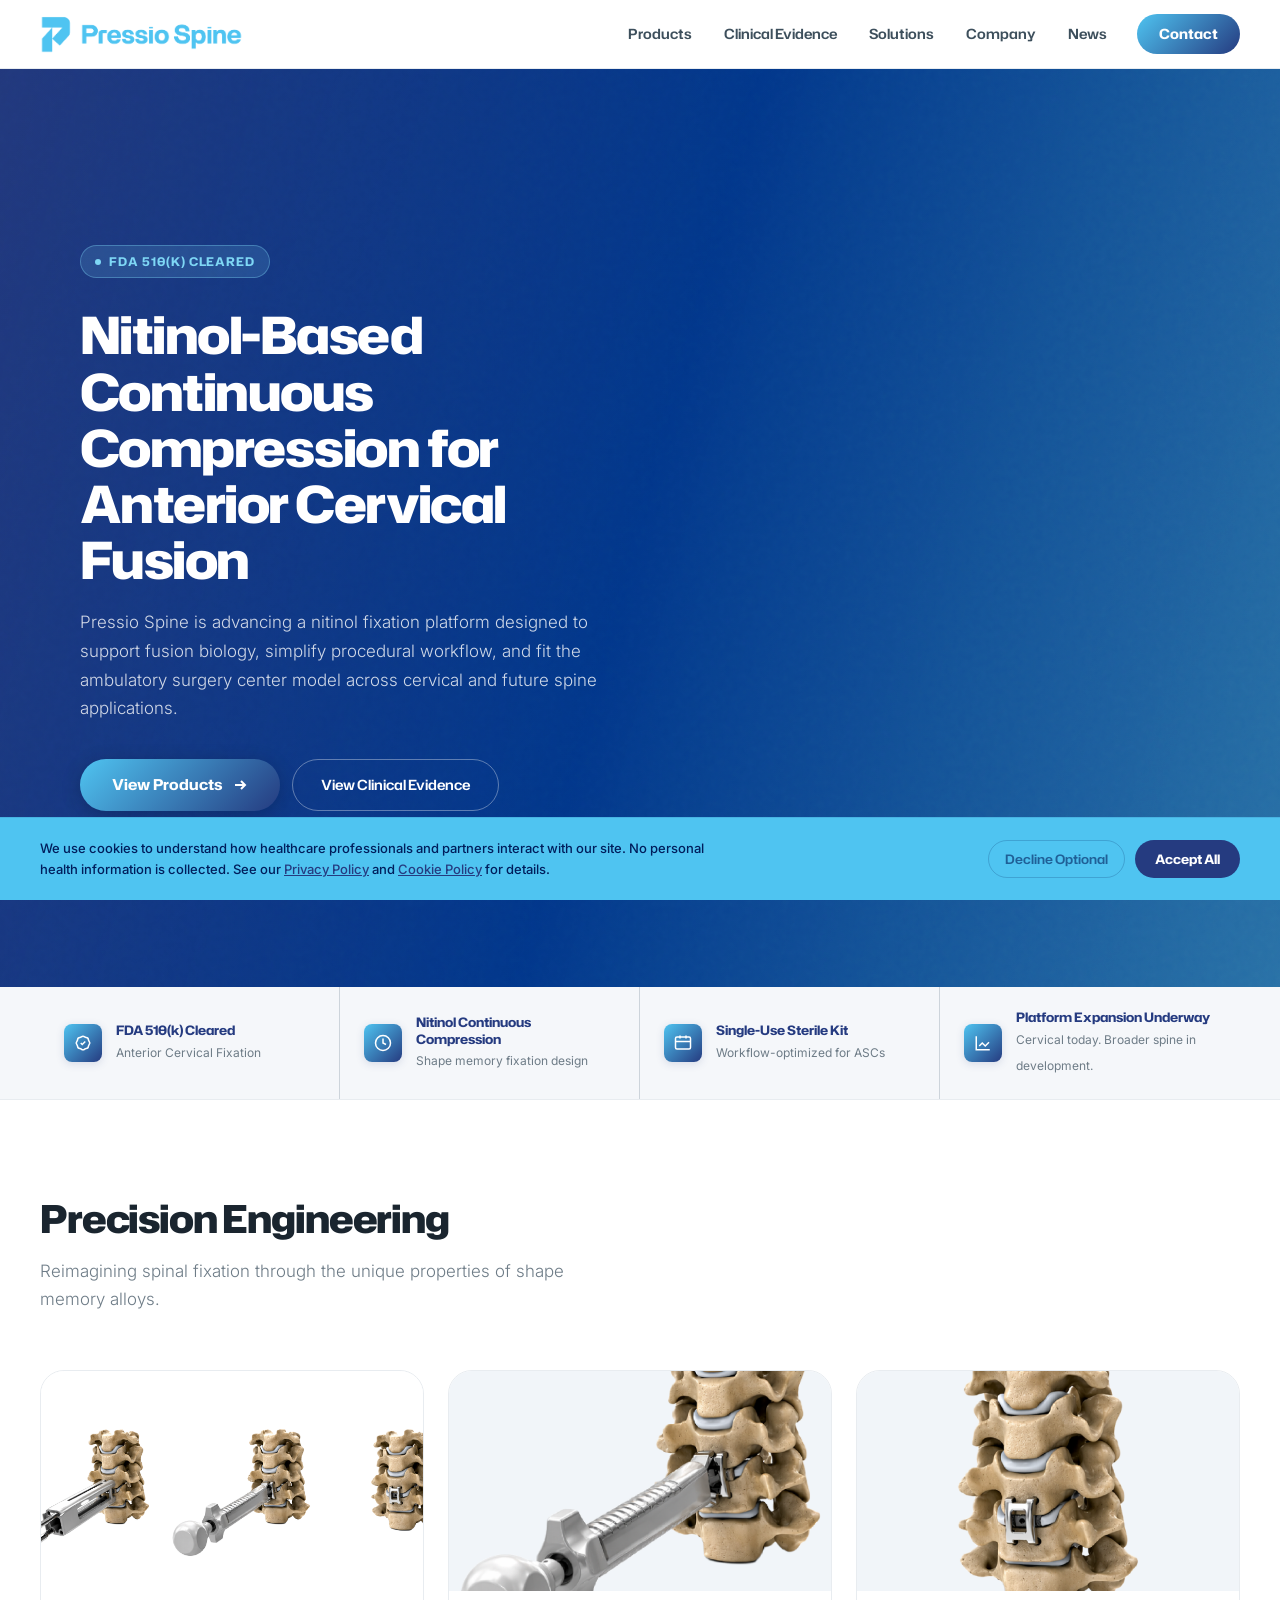
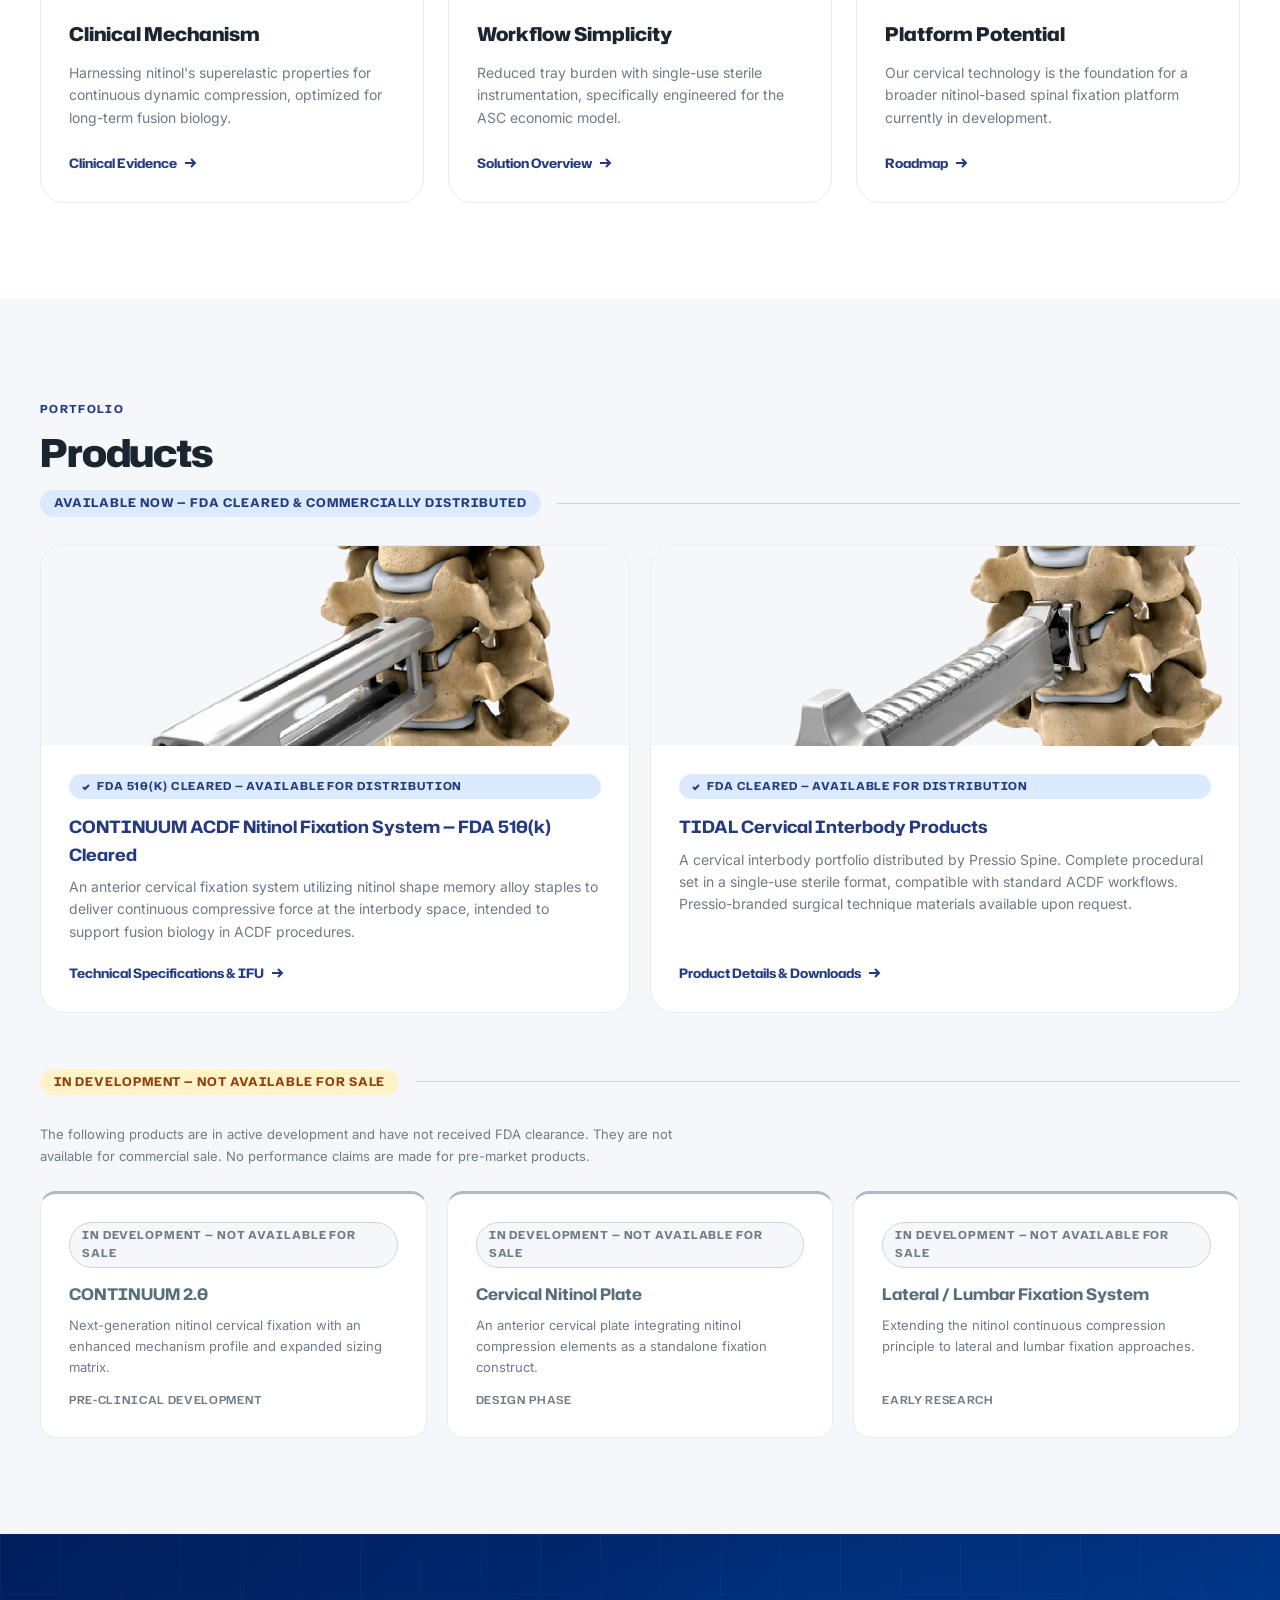
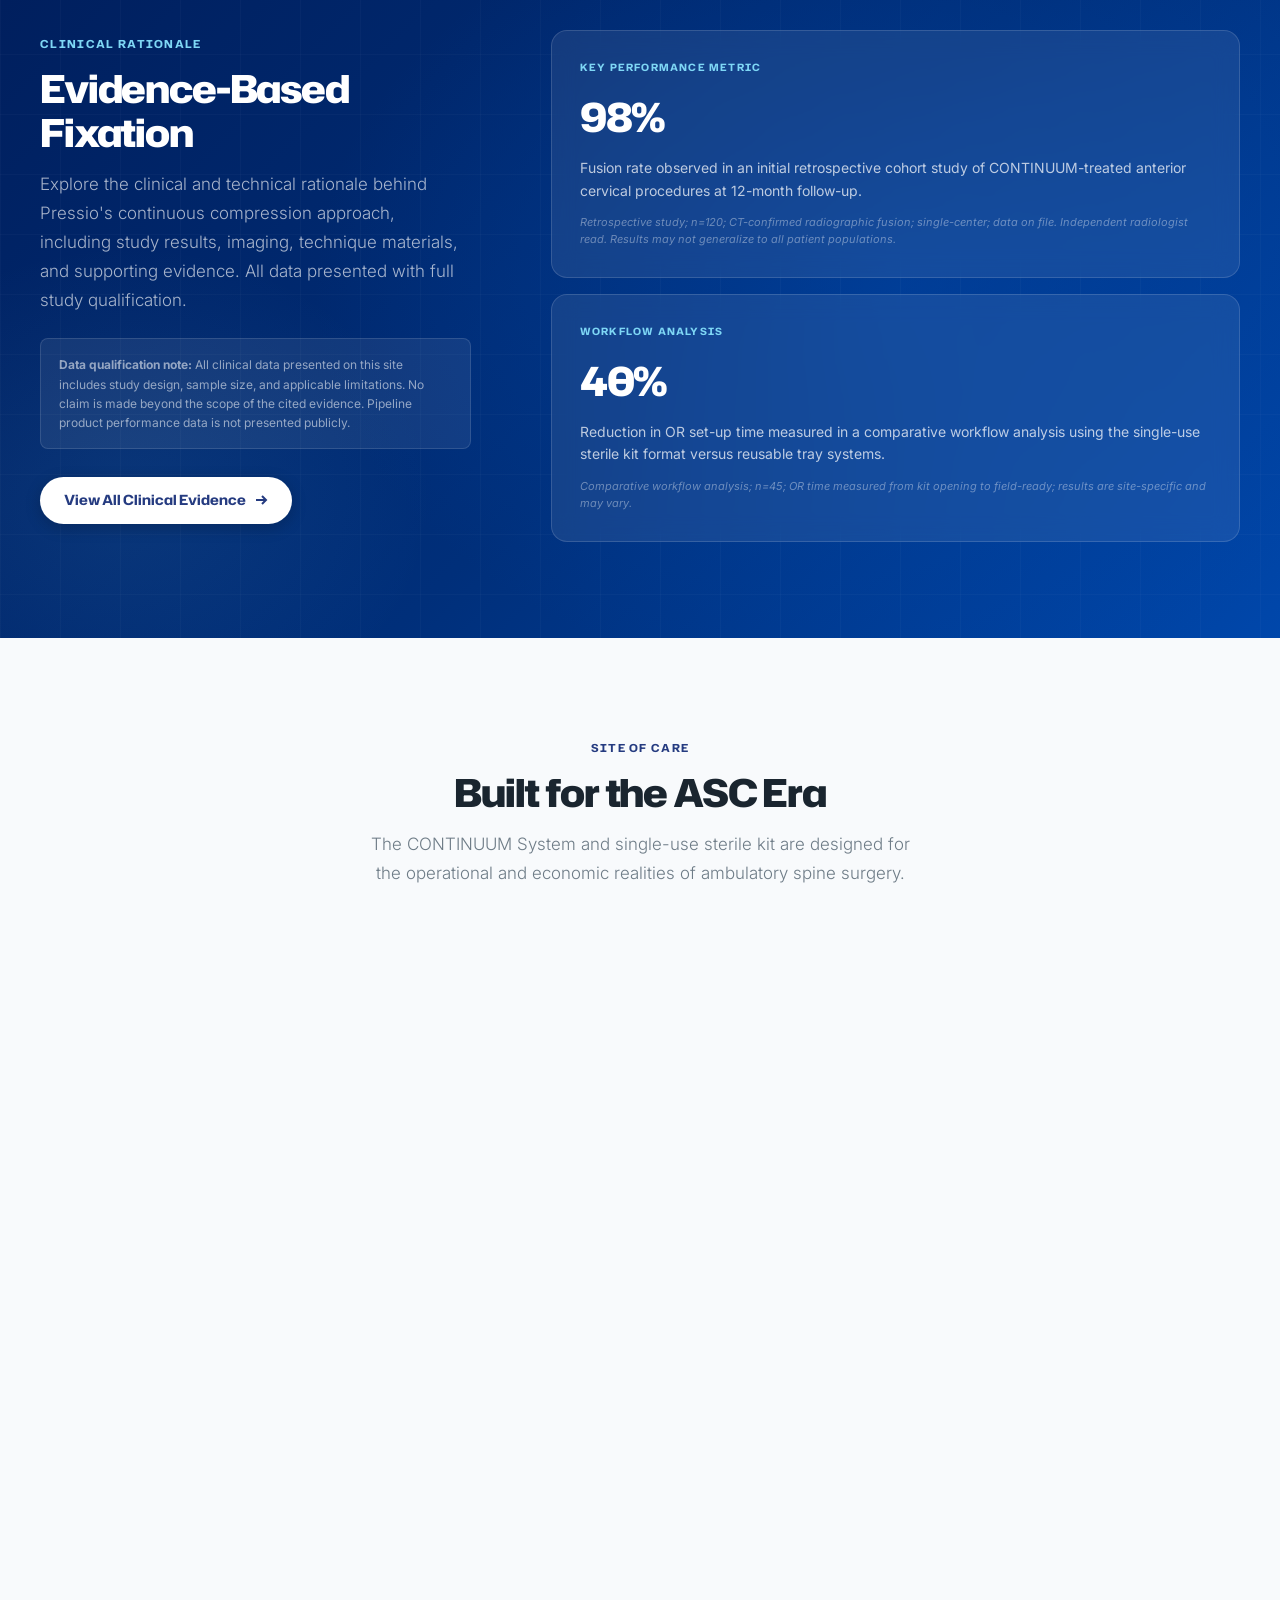
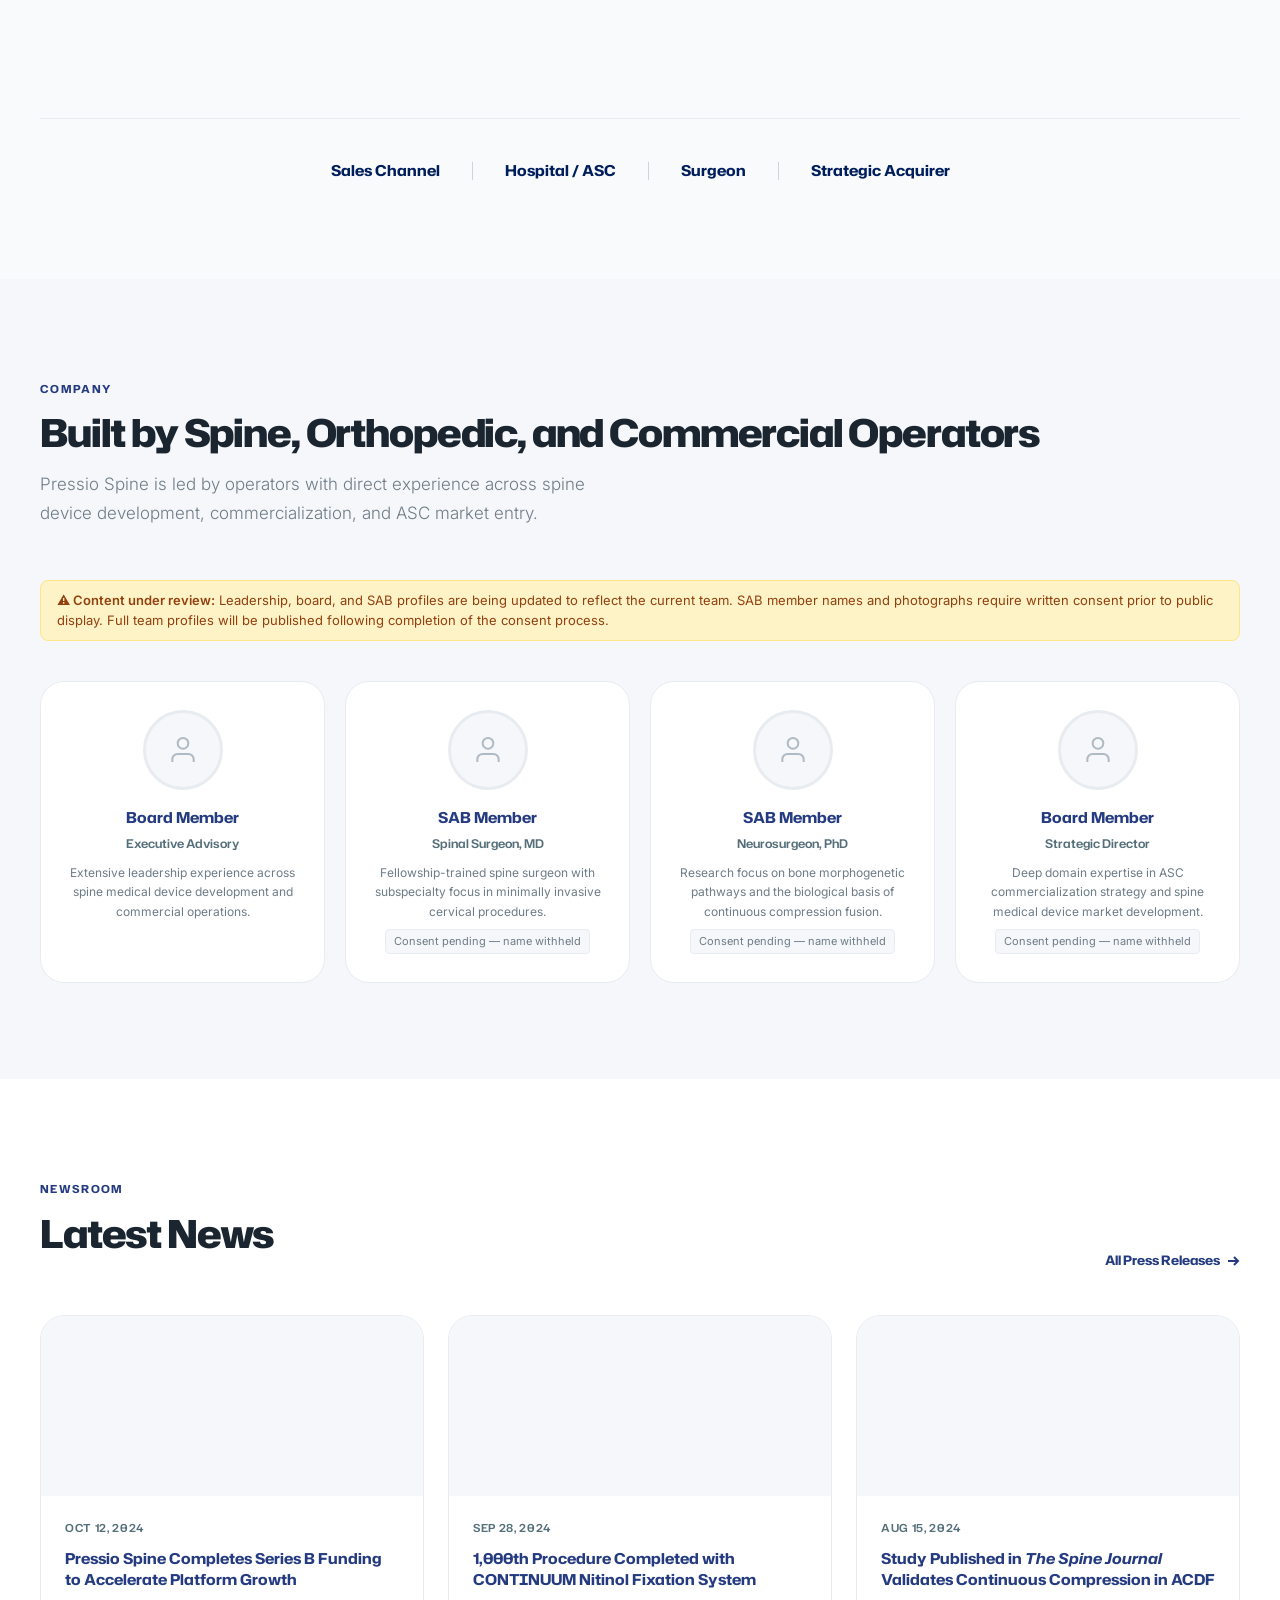
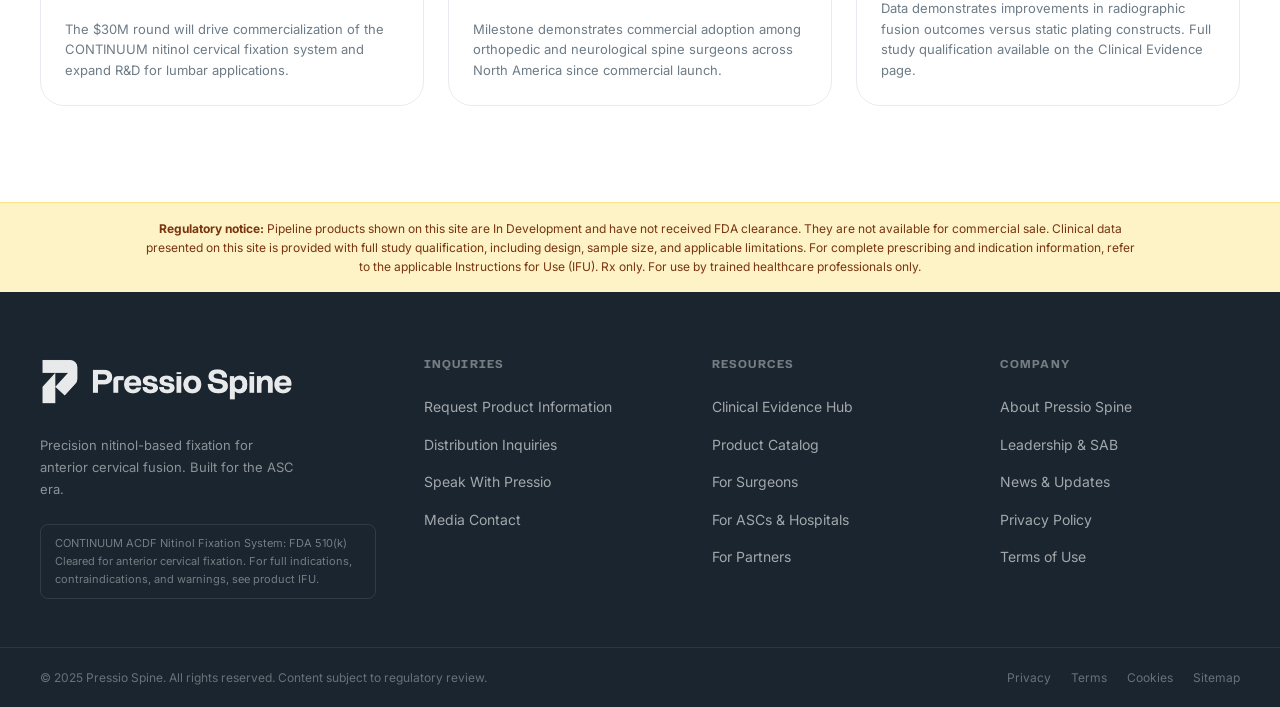
<file: index.html>
<!DOCTYPE html>
<html lang="en">

<head>
  <meta charset="utf-8" />
  <meta name="viewport" content="width=device-width, initial-scale=1.0" />
  <meta name="description"
    content="Pressio Spine — Nitinol-based continuous compression spinal fixation for anterior cervical fusion. FDA 510(k) cleared. Built for the ASC era." />
  <meta property="og:title" content="Pressio Spine | Nitinol-Based Spinal Fixation" />
  <meta property="og:description"
    content="A nitinol fixation platform designed to support fusion biology, simplify procedural workflow, and fit the ambulatory surgery center model." />
  <meta property="og:type" content="website" />
  <title>Pressio Spine | Nitinol-Based Spinal Fixation</title>

  <!-- Schema.org MedicalOrganization structured data -->
  <script type="application/ld+json">
{
  "@context": "https://schema.org",
  "@type": "MedicalOrganization",
  "name": "Pressio Spine",
  "description": "Nitinol-based continuous compression spinal fixation, built for the ASC era.",
  "medicalSpecialty": "Orthopedic",
  "url": "https://pressiospine.com"
}
</script>

  <link rel="preconnect" href="https://fonts.googleapis.com" />
  <link rel="preconnect" href="https://fonts.gstatic.com" crossorigin />
  <link
    href="https://fonts.googleapis.com/css2?family=Hubot+Sans:ital,wght@0,200..900;1,200..900&family=Inter:wght@300;400;500;600;700&display=swap"
    rel="stylesheet" />

  <style>
    *,
    *::before,
    *::after {
      box-sizing: border-box;
      margin: 0;
      padding: 0;
    }

    :root {
      /* Visual System — Pressio Spine */
      --primary: #253B80;
      /* Primary — Updated Brand Blue */
      --primary-dk: #1A2A5B;
      /* Primary dark (hover states) */
      --secondary: #7ED7F5;
      /* Secondary */
      --secondary-dk: #3BB8E8;
      --tertiary: #546E7A;
      /* Tertiary */
      --tertiary-lt: #7B96A1;
      --neutral: #F5F7FA;
      /* Neutral background */
      --white: #FFFFFF;
      --navy: #001E5C;
      /* Deep navy for hero/dark areas */
      --gray-100: #E8ECF0;
      --gray-200: #CDD4DB;
      --gray-300: #B0BAC4;
      --gray-500: #6E7C87;
      --gray-700: #3D4F5C;
      --gray-900: #1A252F;
      --radius-sm: 4px;
      --radius: 8px;
      --radius-lg: 16px;
      --radius-xl: 24px;
      --shadow-sm: 0 1px 3px rgba(0, 71, 171, 0.07), 0 1px 2px rgba(0, 71, 171, 0.04);
      --shadow: 0 4px 16px rgba(0, 71, 171, 0.10), 0 1px 4px rgba(0, 71, 171, 0.06);
      --shadow-lg: 0 12px 40px rgba(0, 71, 171, 0.13), 0 2px 8px rgba(0, 71, 171, 0.07);
      --gradient: linear-gradient(135deg, #4FC4F1 0%, #253B80 100%);
      --transition: 220ms cubic-bezier(0.4, 0, 0.2, 1);
      --headline: 'Hubot Sans', system-ui, sans-serif;
      --body: 'Inter', system-ui, sans-serif;
    }

    html {
      scroll-behavior: smooth;
    }

    body {
      font-family: var(--body);
      font-size: 16px;
      line-height: 1.6;
      color: var(--gray-900);
      background: var(--white);
      -webkit-font-smoothing: antialiased;
    }

    /* ─── SKIP LINK (Accessibility) ─── */
    .skip-link {
      position: absolute;
      top: -40px;
      left: 8px;
      background: var(--primary);
      color: var(--white);
      padding: 8px 16px;
      border-radius: var(--radius);
      font-size: 14px;
      font-weight: 600;
      text-decoration: none;
      z-index: 9999;
      transition: top var(--transition);
    }

    .skip-link:focus {
      top: 8px;
    }

    /* ─── HEADER / NAV ─── */
    header {
      position: sticky;
      top: 0;
      z-index: 100;
      background: rgba(255, 255, 255, 0.96);
      backdrop-filter: blur(16px);
      border-bottom: 1px solid var(--gray-100);
      transition: box-shadow var(--transition);
    }

    header.scrolled {
      box-shadow: var(--shadow);
    }

    .nav-inner {
      max-width: 1280px;
      margin: 0 auto;
      display: flex;
      align-items: center;
      justify-content: space-between;
      padding: 0 40px;
      height: 68px;
    }

    .logo {
      display: flex;
      align-items: center;
      text-decoration: none;
      flex-shrink: 0;
    }

    .logo img {
      height: 40px;
      width: auto;
      display: block;
      transition: transform var(--transition);
    }

    .logo:hover img {
      transform: scale(1.02);
    }

    nav {
      display: flex;
      align-items: center;
      gap: 4px;
    }

    nav a {
      font-family: var(--headline);
      font-size: 14px;
      font-weight: 600;
      color: var(--gray-700);
      text-decoration: none;
      padding: 8px 14px;
      border-radius: var(--radius);
      transition: color var(--transition), background var(--transition);
      white-space: nowrap;
    }

    nav a:hover {
      color: var(--primary);
      background: var(--neutral);
    }

    nav a:focus-visible {
      outline: 2px solid var(--primary);
      outline-offset: 2px;
    }

    .nav-cta {
      margin-left: 12px;
      background: var(--gradient);
      color: var(--white) !important;
      padding: 9px 22px !important;
      border-radius: 100px;
      font-weight: 700 !important;
      font-size: 14px !important;
      transition: all var(--transition) !important;
      background-size: 100% 100%;
    }

    .nav-cta:hover {
      transform: translateY(-1px);
      filter: brightness(1.1);
      box-shadow: 0 4px 12px rgba(37, 59, 128, 0.2);
    }

    /* Mobile nav toggle */
    .nav-toggle {
      display: none;
      background: none;
      border: none;
      cursor: pointer;
      padding: 8px;
      color: var(--primary);
      font-size: 20px;
    }

    .nav-toggle:focus-visible {
      outline: 2px solid var(--primary);
      border-radius: 4px;
    }

    /* ─── HERO ─── */
    .hero {
      position: relative;
      min-height: 680px;
      display: flex;
      align-items: center;
      background: var(--navy);
      overflow: hidden;
    }

    /* Video background */
    .hero-video {
      position: absolute;
      inset: 0;
      width: 100%;
      height: 100%;
      object-fit: cover;
      z-index: 0;
    }

    /* Premium overlay with multi-layered gradient for depth and readability */
    .hero-overlay {
      position: absolute;
      inset: 0;
      z-index: 1;
      background: linear-gradient(105deg,
          rgba(37, 59, 128, 0.9) 0%,
          rgba(0, 71, 171, 0.6) 50%,
          rgba(79, 196, 241, 0.5) 100%);
    }

    .hero-overlay::after {
      content: '';
      position: absolute;
      inset: 0;
      background-image: url("data:image/svg+xml,%3Csvg viewBox='0 0 200 200' xmlns='http://www.w3.org/2000/svg'%3E%3Cfilter id='noiseFilter'%3E%3CfeTurbulence type='fractalNoise' baseFrequency='0.65' numOctaves='3' stitchTiles='stitch'/%3E%3C/filter%3E%3Crect width='100%25' height='100%25' filter='url(%23noiseFilter)'/%3E%3C/svg%3E");
      opacity: 0.04;
      mix-blend-mode: overlay;
      pointer-events: none;
    }

    .hero-inner {
      position: relative;
      z-index: 2;
      max-width: 1280px;
      margin: 0 auto;
      width: 100%;
      padding: 80px 40px;
      display: grid;
      grid-template-columns: 1fr 1fr;
      gap: 60px;
      align-items: center;
    }

    .hero-content {
      max-width: 580px;
    }

    .hero-badge {
      display: inline-flex;
      align-items: center;
      gap: 8px;
      background: rgba(126, 215, 245, 0.15);
      border: 1px solid rgba(126, 215, 245, 0.35);
      color: var(--secondary);
      font-family: var(--headline);
      font-size: 12px;
      font-weight: 700;
      letter-spacing: 0.08em;
      text-transform: uppercase;
      padding: 6px 14px;
      border-radius: 100px;
      margin-bottom: 28px;
    }

    .hero-badge::before {
      content: '';
      width: 6px;
      height: 6px;
      border-radius: 50%;
      background: var(--secondary);
      flex-shrink: 0;
      animation: pulse 2s ease-in-out infinite;
    }

    @keyframes pulse {

      0%,
      100% {
        opacity: 1;
        transform: scale(1);
      }

      50% {
        opacity: 0.5;
        transform: scale(0.85);
      }
    }

    .hero h1 {
      font-family: var(--headline);
      font-size: clamp(2rem, 4vw, 3.2rem);
      font-weight: 800;
      line-height: 1.1;
      color: var(--white);
      letter-spacing: -0.03em;
      margin-bottom: 20px;
    }

    .hero-sub {
      font-family: var(--body);
      font-size: 17px;
      font-weight: 300;
      color: rgba(255, 255, 255, 0.80);
      line-height: 1.7;
      margin-bottom: 36px;
    }

    .hero-actions {
      display: flex;
      gap: 12px;
      flex-wrap: wrap;
    }

    .btn-primary {
      display: inline-flex;
      align-items: center;
      gap: 10px;
      background: var(--gradient);
      color: var(--white);
      font-family: var(--headline);
      font-size: 15px;
      font-weight: 700;
      padding: 14px 32px;
      border-radius: 100px;
      text-decoration: none;
      border: none;
      cursor: pointer;
      transition: all var(--transition);
      box-shadow: 0 4px 20px rgba(0, 0, 0, 0.2);
    }

    .btn-primary:hover {
      transform: translateY(-3px);
      box-shadow: 0 10px 30px rgba(0, 0, 0, 0.3), 0 0 15px rgba(126, 215, 245, 0.3);
      filter: brightness(1.1);
    }

    .btn-primary:focus-visible {
      outline: 2px solid var(--secondary);
      outline-offset: 3px;
    }

    .btn-primary svg {
      transition: transform var(--transition);
    }

    .btn-primary:hover svg {
      transform: translateX(3px);
    }

    .btn-ghost {
      display: inline-flex;
      align-items: center;
      gap: 8px;
      background: transparent;
      color: var(--white);
      font-family: var(--headline);
      font-size: 14px;
      font-weight: 600;
      padding: 13px 28px;
      border-radius: 100px;
      text-decoration: none;
      border: 1px solid rgba(255, 255, 255, 0.35);
      transition: background var(--transition), border-color var(--transition);
    }

    .btn-ghost:hover {
      background: rgba(255, 255, 255, 0.10);
      border-color: rgba(255, 255, 255, 0.6);
    }

    .btn-ghost:focus-visible {
      outline: 2px solid var(--white);
      outline-offset: 3px;
    }

    /* Hero visual panel */
    .hero-visual {
      display: flex;
      align-items: center;
      justify-content: center;
    }

    .mechanism-card {
      background: rgba(255, 255, 255, 0.08);
      border: 1px solid rgba(255, 255, 255, 0.15);
      border-radius: var(--radius-xl);
      padding: 36px;
      backdrop-filter: blur(16px);
      display: flex;
      flex-direction: column;
      gap: 20px;
      width: 100%;
      max-width: 400px;
    }

    .mechanism-card-label {
      font-family: var(--headline);
      font-size: 11px;
      font-weight: 700;
      letter-spacing: 0.1em;
      text-transform: uppercase;
      color: var(--secondary);
    }

    .mechanism-card h3 {
      font-family: var(--headline);
      font-size: 20px;
      font-weight: 700;
      color: var(--white);
      line-height: 1.3;
    }

    .mechanism-step {
      display: flex;
      align-items: flex-start;
      gap: 14px;
      padding: 14px;
      background: rgba(255, 255, 255, 0.06);
      border-radius: var(--radius);
      border: 1px solid rgba(255, 255, 255, 0.09);
    }

    .step-num {
      width: 28px;
      height: 28px;
      border-radius: 50%;
      background: rgba(126, 215, 245, 0.18);
      border: 1px solid rgba(126, 215, 245, 0.4);
      color: var(--secondary);
      font-size: 12px;
      font-weight: 700;
      display: flex;
      align-items: center;
      justify-content: center;
      flex-shrink: 0;
    }

    .step-text {
      font-size: 13px;
      color: rgba(255, 255, 255, 0.75);
      line-height: 1.5;
    }

    .step-text strong {
      color: rgba(255, 255, 255, 0.96);
      font-weight: 600;
      display: block;
    }

    /* ─── PROOF BAR ─── */
    .proof-bar {
      background: var(--neutral);
      border-bottom: 1px solid var(--gray-100);
    }

    .proof-inner {
      max-width: 1280px;
      margin: 0 auto;
      padding: 0 40px;
      display: grid;
      grid-template-columns: repeat(4, 1fr);
    }

    .proof-item {
      display: flex;
      align-items: center;
      gap: 14px;
      padding: 22px 24px;
      border-right: 1px solid var(--gray-200);
    }

    .proof-item:last-child {
      border-right: none;
    }

    .proof-icon {
      width: 38px;
      height: 38px;
      background: var(--gradient);
      border-radius: var(--radius);
      display: flex;
      align-items: center;
      justify-content: center;
      flex-shrink: 0;
      box-shadow: 0 2px 8px rgba(37, 59, 128, 0.15);
    }

    .proof-icon svg {
      width: 18px;
      height: 18px;
      stroke: var(--white);
      fill: none;
      stroke-width: 2;
    }

    .proof-text strong {
      display: block;
      font-family: var(--headline);
      font-size: 13px;
      font-weight: 700;
      color: var(--primary);
      line-height: 1.3;
    }

    .proof-text span {
      font-size: 12px;
      color: var(--gray-500);
    }

    /* ─── SECTION COMMONS ─── */
    section {
      padding: 96px 40px;
    }

    .section-inner {
      max-width: 1280px;
      margin: 0 auto;
    }

    .section-label {
      display: inline-block;
      font-family: var(--headline);
      font-size: 11px;
      font-weight: 700;
      letter-spacing: 0.12em;
      text-transform: uppercase;
      color: var(--primary);
      margin-bottom: 12px;
    }

    .section-title {
      font-family: var(--headline);
      font-size: clamp(1.6rem, 3vw, 2.6rem);
      font-weight: 800;
      line-height: 1.15;
      letter-spacing: -0.03em;
      color: var(--gray-900);
      margin-bottom: 16px;
    }

    .section-sub {
      font-family: var(--body);
      font-size: 17px;
      font-weight: 300;
      color: var(--gray-500);
      max-width: 560px;
      line-height: 1.7;
    }

    /* ─── WHY PRESSIO ─── */
    .why-grid {
      display: grid;
      grid-template-columns: repeat(3, 1fr);
      gap: 24px;
      margin-top: 56px;
    }

    .why-card {
      background: var(--white);
      border: 1px solid var(--gray-100);
      border-radius: var(--radius-xl);
      padding: 36px;
      transition: transform var(--transition), box-shadow var(--transition), border-color var(--transition);
      position: relative;
      overflow: hidden;
    }

    .why-card::before {
      content: '';
      position: absolute;
      top: 0;
      left: 0;
      right: 0;
      height: 3px;
      background: linear-gradient(90deg, var(--primary), var(--secondary-dk));
      transform: scaleX(0);
      transform-origin: left;
      transition: transform var(--transition);
    }

    .why-card:hover {
      transform: translateY(-4px);
      box-shadow: var(--shadow-lg);
      border-color: var(--gray-200);
    }

    .why-card:hover::before {
      transform: scaleX(1);
    }

    .why-card {
      background: var(--white);
      border: 1px solid var(--gray-100);
      border-radius: var(--radius-xl);
      padding: 0;
      transition: transform var(--transition), box-shadow var(--transition), border-color var(--transition);
      position: relative;
      overflow: hidden;
      display: flex;
      flex-direction: column;
    }

    .why-card-img {
      width: 100%;
      height: 220px;
      object-fit: cover;
      background: #F1F5F9;
      display: block;
    }

    .why-card-body {
      padding: 28px;
      flex: 1;
      display: flex;
      flex-direction: column;
    }

    .why-card h3 {
      font-family: var(--headline);
      font-size: 19px;
      font-weight: 800;
      color: var(--gray-900);
      margin-bottom: 12px;
    }

    .why-card p {
      font-size: 14px;
      color: var(--gray-500);
      line-height: 1.6;
      margin-bottom: 24px;
      flex: 1;
    }

    .why-card a {
      font-family: var(--headline);
      font-size: 13px;
      font-weight: 700;
      color: var(--primary);
      text-decoration: none;
      display: inline-flex;
      align-items: center;
      gap: 6px;
      transition: gap var(--transition);
    }

    .why-card a:hover {
      gap: 10px;
    }

    .why-card a:focus-visible {
      outline: 2px solid var(--primary);
      border-radius: 2px;
    }

    /* ─── PRODUCTS ─── */
    .products-section {
      background: var(--neutral);
    }

    .portfolio-bucket {
      margin-bottom: 56px;
    }

    .portfolio-bucket:last-child {
      margin-bottom: 0;
    }

    .bucket-header {
      display: flex;
      align-items: center;
      gap: 16px;
      margin-bottom: 28px;
    }

    .bucket-label {
      font-family: var(--headline);
      font-size: 12px;
      font-weight: 700;
      letter-spacing: 0.08em;
      text-transform: uppercase;
      padding: 6px 14px;
      border-radius: 100px;
      white-space: nowrap;
      line-height: 1.2;
    }

    .bucket-label.available {
      background: #DBEAFE;
      color: var(--primary);
    }

    .bucket-label.pipeline {
      background: #FEF3C7;
      color: #92400E;
    }

    .bucket-hr {
      flex: 1;
      height: 1px;
      background: var(--gray-200);
    }

    .products-grid {
      display: grid;
      grid-template-columns: repeat(2, 1fr);
      gap: 20px;
    }

    .pipeline-grid {
      display: grid;
      grid-template-columns: repeat(3, 1fr);
      gap: 20px;
    }

    .product-card {
      background: var(--white);
      border: 1px solid var(--gray-100);
      border-radius: var(--radius-xl);
      overflow: hidden;
      display: flex;
      flex-direction: column;
      transition: box-shadow var(--transition), transform var(--transition);
    }

    .product-card:hover {
      box-shadow: var(--shadow);
      transform: translateY(-2px);
    }

    .product-card-img {
      width: 100%;
      height: 200px;
      object-fit: cover;
      display: block;
      background: var(--neutral);
    }

    .product-card-body {
      padding: 28px;
      flex: 1;
      display: flex;
      flex-direction: column;
    }

    .product-status {
      display: inline-flex;
      align-items: center;
      gap: 6px;
      font-family: var(--headline);
      font-size: 11px;
      font-weight: 700;
      letter-spacing: 0.08em;
      text-transform: uppercase;
      padding: 4px 12px;
      border-radius: 100px;
      margin-bottom: 14px;
    }

    .status-cleared {
      background: #DBEAFE;
      color: var(--primary);
    }

    .status-pipeline {
      background: #FEF3C7;
      color: #92400E;
    }

    .status-not-sale {
      background: var(--neutral);
      color: var(--gray-500);
      border: 1px solid var(--gray-200);
    }

    .product-card h3 {
      font-family: var(--headline);
      font-size: 17px;
      font-weight: 700;
      color: var(--primary);
      margin-bottom: 8px;
    }

    .product-card p {
      font-size: 14px;
      color: var(--gray-500);
      line-height: 1.6;
      flex: 1;
      margin-bottom: 20px;
    }

    .product-card-link {
      font-family: var(--headline);
      font-size: 13px;
      font-weight: 700;
      color: var(--primary);
      text-decoration: none;
      display: inline-flex;
      align-items: center;
      gap: 6px;
      transition: gap var(--transition);
    }

    .product-card-link:hover {
      gap: 10px;
    }

    .product-card-link:focus-visible {
      outline: 2px solid var(--primary);
      border-radius: 2px;
    }

    /* Pipeline cards (no image) */
    .pipeline-card {
      background: var(--white);
      border: 1px solid var(--gray-100);
      border-top: 3px solid var(--gray-300);
      border-radius: var(--radius-lg);
      padding: 28px;
      display: flex;
      flex-direction: column;
    }

    .pipeline-card h4 {
      font-family: var(--headline);
      font-size: 16px;
      font-weight: 700;
      color: var(--tertiary);
      margin-bottom: 8px;
    }

    .pipeline-card p {
      font-size: 13px;
      color: var(--gray-500);
      line-height: 1.6;
      flex: 1;
      margin-bottom: 14px;
    }

    .pipeline-stage {
      font-family: var(--headline);
      font-size: 11px;
      font-weight: 600;
      color: var(--gray-500);
      letter-spacing: 0.06em;
      text-transform: uppercase;
    }

    /* ─── CLINICAL EVIDENCE ─── */
    .evidence-section {
      position: relative;
      overflow: hidden;
      background: var(--navy);
    }

    /* The same layered gradient that was the hero bg, now applied here */
    .evidence-section::before {
      content: '';
      position: absolute;
      inset: 0;
      z-index: 0;
      background:
        radial-gradient(ellipse 70% 90% at 70% 50%, rgba(0, 71, 171, 0.5) 0%, transparent 65%),
        radial-gradient(ellipse 40% 60% at 10% 80%, rgba(126, 215, 245, 0.08) 0%, transparent 60%),
        linear-gradient(135deg, #001E5C 0%, #002F7A 55%, #0047AB 100%);
    }

    /* Subtle grid overlay (same as former hero) */
    .evidence-section::after {
      content: '';
      position: absolute;
      inset: 0;
      z-index: 0;
      background-image:
        linear-gradient(rgba(255, 255, 255, 0.025) 1px, transparent 1px),
        linear-gradient(90deg, rgba(255, 255, 255, 0.025) 1px, transparent 1px);
      background-size: 60px 60px;
      pointer-events: none;
    }

    .evidence-inner {
      position: relative;
      z-index: 1;
      max-width: 1280px;
      margin: 0 auto;
      display: grid;
      grid-template-columns: 1fr 1.6fr;
      gap: 80px;
      align-items: start;
    }

    .evidence-left .section-title {
      color: var(--white);
    }

    .evidence-left .section-sub {
      color: rgba(255, 255, 255, 0.65);
      max-width: 100%;
    }

    .evidence-disclaimer {
      margin-top: 24px;
      padding: 16px 18px;
      background: rgba(255, 255, 255, 0.07);
      border: 1px solid rgba(255, 255, 255, 0.12);
      border-radius: var(--radius);
      font-size: 12px;
      color: rgba(255, 255, 255, 0.55);
      line-height: 1.6;
    }

    .btn-evidence {
      display: inline-flex;
      align-items: center;
      gap: 8px;
      margin-top: 28px;
      background: var(--white);
      color: var(--primary);
      font-family: var(--headline);
      font-size: 14px;
      font-weight: 700;
      padding: 12px 24px;
      border-radius: 100px;
      text-decoration: none;
      transition: transform var(--transition), box-shadow var(--transition);
      box-shadow: 0 4px 16px rgba(0, 0, 0, 0.2);
    }

    .btn-evidence:hover {
      transform: translateY(-2px);
      box-shadow: 0 8px 24px rgba(0, 0, 0, 0.25);
    }

    .btn-evidence:focus-visible {
      outline: 2px solid var(--secondary);
      outline-offset: 3px;
    }

    .evidence-cards {
      display: flex;
      flex-direction: column;
      gap: 16px;
    }

    .evidence-card {
      background: rgba(255, 255, 255, 0.08);
      border: 1px solid rgba(255, 255, 255, 0.14);
      border-radius: var(--radius-lg);
      padding: 28px;
      backdrop-filter: blur(12px);
    }

    .evidence-tag {
      font-family: var(--headline);
      font-size: 10px;
      font-weight: 700;
      letter-spacing: 0.12em;
      text-transform: uppercase;
      color: var(--secondary);
      margin-bottom: 10px;
    }

    .evidence-stat {
      font-family: var(--headline);
      font-size: 40px;
      font-weight: 800;
      color: var(--white);
      letter-spacing: -0.03em;
      margin-bottom: 8px;
    }

    .evidence-desc {
      font-size: 14px;
      color: rgba(255, 255, 255, 0.72);
      line-height: 1.6;
      margin-bottom: 12px;
    }

    .evidence-qual {
      font-size: 11px;
      color: rgba(255, 255, 255, 0.38);
      font-style: italic;
    }

    /* ─── ASC SECTION ─── */
    /* ─── BUILT FOR THE ASC ERA ─── */
    .asc-section {
      background: #F8FAFC;
    }

    .asc-grid {
      display: grid;
      grid-template-columns: repeat(3, 1fr);
      gap: 24px;
      margin-top: 56px;
    }

    .asc-card {
      background: var(--white);
      border-radius: var(--radius-xl);
      box-shadow: 0 4px 20px rgba(0, 0, 0, 0.04);
      padding: 32px 24px 24px;
      text-align: center;
      display: flex;
      flex-direction: column;
      height: 100%;
      border: 1px solid rgba(0, 0, 0, 0.03);
    }

    .asc-card .title {
      font-family: var(--headline);
      font-size: 13px;
      font-weight: 800;
      color: var(--primary);
      text-transform: uppercase;
      letter-spacing: 0.05em;
      margin-bottom: 24px;
    }

    .model-group {
      margin-bottom: 20px;
    }

    .model-label {
      font-family: var(--headline);
      font-size: 10px;
      font-weight: 700;
      color: var(--gray-300);
      text-transform: uppercase;
      letter-spacing: 0.05em;
      margin-bottom: 6px;
      display: block;
    }

    .model-val {
      font-family: var(--body);
      font-size: 15px;
      font-weight: 400;
      color: var(--gray-700);
    }

    .pressio-group .model-label {
      color: var(--primary);
    }

    .pressio-group .model-val {
      font-weight: 700;
      color: var(--gray-900);
    }

    .asc-card hr {
      border: none;
      border-top: 1px dashed var(--gray-100);
      margin: 20px 0;
    }

    .net-impact-box {
      margin-top: auto;
      background: #1A2A5B;
      border-radius: var(--radius-sm);
      padding: 14px 10px;
      color: var(--white);
    }

    .impact-label {
      display: block;
      font-family: var(--headline);
      font-size: 9px;
      font-weight: 700;
      text-transform: uppercase;
      letter-spacing: 0.1em;
      margin-bottom: 4px;
      opacity: 0.8;
    }

    .impact-val {
      display: block;
      font-family: var(--headline);
      font-size: 16px;
      font-weight: 800;
    }

    /* Bottom 2 cards centering */
    .asc-grid-bottom {
      display: flex;
      justify-content: center;
      gap: 24px;
      margin-top: 24px;
    }

    .asc-grid-bottom .asc-card {
      width: clamp(300px, 100%, 410px);
      flex-shrink: 0;
    }

    /* ASC Nav Links */
    .asc-footer-nav {
      margin-top: 48px;
      padding-top: 40px;
      border-top: 1px solid var(--gray-100);
      display: flex;
      justify-content: center;
      align-items: center;
      gap: 32px;
    }

    .asc-footer-nav a {
      font-family: var(--headline);
      font-size: 15px;
      font-weight: 700;
      color: var(--navy);
      text-decoration: none;
      transition: color var(--transition);
      display: flex;
      align-items: center;
    }

    .asc-footer-nav a:hover {
      color: var(--primary);
    }

    .asc-nav-sep {
      width: 1px;
      height: 18px;
      background: var(--gray-200);
    }

    @media (max-width: 1024px) {
      .asc-grid {
        grid-template-columns: repeat(2, 1fr);
      }

      .asc-grid-bottom {
        display: grid;
        grid-template-columns: repeat(2, 1fr);
      }
    }

    @media (max-width: 768px) {
      .asc-grid,
      .asc-grid-bottom {
        grid-template-columns: 1fr;
        display: grid;
      }

      .asc-footer-nav {
        flex-direction: column;
        gap: 16px;
      }

      .asc-nav-sep {
        display: none;
      }
    }


    /* ─── LEADERSHIP ─── */
    .leadership-section {
      background: var(--neutral);
    }

    .leadership-section .section-sub {
      margin-bottom: 52px;
    }

    .leadership-note {
      display: inline-block;
      margin-bottom: 40px;
      background: #FEF3C7;
      border: 1px solid #FDE68A;
      border-radius: var(--radius);
      padding: 10px 16px;
      font-size: 13px;
      color: #92400E;
      line-height: 1.5;
    }

    .leadership-note strong {
      font-weight: 600;
    }

    .team-grid {
      display: grid;
      grid-template-columns: repeat(4, 1fr);
      gap: 20px;
    }

    .team-card {
      background: var(--white);
      border: 1px solid var(--gray-100);
      border-radius: var(--radius-xl);
      padding: 28px;
      text-align: center;
      transition: box-shadow var(--transition), transform var(--transition);
    }

    .team-card:hover {
      box-shadow: var(--shadow);
      transform: translateY(-3px);
    }

    .team-avatar {
      width: 80px;
      height: 80px;
      border-radius: 50%;
      object-fit: cover;
      margin: 0 auto 16px;
      display: block;
      border: 3px solid var(--gray-100);
      background: var(--neutral);
    }

    .team-avatar-placeholder {
      width: 80px;
      height: 80px;
      border-radius: 50%;
      margin: 0 auto 16px;
      background: var(--neutral);
      display: flex;
      align-items: center;
      justify-content: center;
      border: 3px solid var(--gray-100);
    }

    .team-avatar-placeholder svg {
      width: 32px;
      height: 32px;
      stroke: var(--gray-300);
      fill: none;
      stroke-width: 1.5;
    }

    .team-card h5 {
      font-family: var(--headline);
      font-size: 15px;
      font-weight: 700;
      color: var(--primary);
      margin-bottom: 4px;
    }

    .team-card .role {
      font-family: var(--headline);
      font-size: 12px;
      font-weight: 600;
      color: var(--tertiary);
      margin-bottom: 10px;
    }

    .team-card p {
      font-size: 12px;
      color: var(--gray-500);
      line-height: 1.6;
    }

    .consent-pending {
      display: inline-block;
      font-size: 11px;
      color: var(--gray-500);
      background: var(--neutral);
      border: 1px solid var(--gray-100);
      border-radius: 4px;
      padding: 3px 8px;
      margin-top: 8px;
    }

    /* ─── NEWS ─── */
    .news-section {
      background: var(--white);
    }

    .news-header {
      display: flex;
      align-items: flex-end;
      justify-content: space-between;
      margin-bottom: 44px;
    }

    .news-header a {
      font-family: var(--headline);
      font-size: 13px;
      font-weight: 700;
      color: var(--primary);
      text-decoration: none;
      display: inline-flex;
      align-items: center;
      gap: 6px;
      transition: gap var(--transition);
    }

    .news-header a:hover {
      gap: 10px;
    }

    .news-grid {
      display: grid;
      grid-template-columns: repeat(3, 1fr);
      gap: 24px;
    }

    .news-card {
      display: flex;
      flex-direction: column;
      border: 1px solid var(--gray-100);
      border-radius: var(--radius-xl);
      overflow: hidden;
      transition: box-shadow var(--transition), transform var(--transition);
    }

    .news-card:hover {
      box-shadow: var(--shadow);
      transform: translateY(-3px);
    }

    .news-img {
      width: 100%;
      height: 180px;
      object-fit: cover;
      background: var(--neutral);
    }

    .news-body {
      padding: 24px;
      flex: 1;
      display: flex;
      flex-direction: column;
    }

    .news-date {
      font-family: var(--headline);
      font-size: 11px;
      font-weight: 600;
      color: var(--tertiary);
      letter-spacing: 0.06em;
      text-transform: uppercase;
      margin-bottom: 10px;
    }

    .news-body h4 {
      font-family: var(--headline);
      font-size: 15px;
      font-weight: 700;
      color: var(--primary);
      line-height: 1.4;
      margin-bottom: 8px;
      flex: 1;
    }

    .news-body p {
      font-size: 13px;
      color: var(--gray-500);
      line-height: 1.6;
    }

    /* ─── REGULATORY DISCLAIMER ─── */
    .reg-bar {
      background: #FEF3C7;
      border-top: 1px solid #FDE68A;
      padding: 16px 40px;
      text-align: center;
    }

    .reg-bar p {
      max-width: 1000px;
      margin: 0 auto;
      font-size: 12px;
      color: #78350F;
      line-height: 1.6;
    }

    /* ─── FOOTER ─── */
    footer {
      background: var(--gray-900);
      color: rgba(255, 255, 255, 0.7);
    }

    .footer-main {
      max-width: 1280px;
      margin: 0 auto;
      padding: 64px 40px 48px;
      display: grid;
      grid-template-columns: 1.4fr 1fr 1fr 1fr;
      gap: 48px;
    }

    .footer-brand .logo-footer {
      display: inline-block;
      text-decoration: none;
      margin-bottom: 4px;
    }

    .logo-footer img {
      height: 50px;
      width: auto;
      display: block;
      opacity: 0.9;
      transition: opacity var(--transition);
    }

    .logo-footer:hover img {
      opacity: 1;
    }

    .footer-brand p {
      font-size: 13px;
      color: rgba(255, 255, 255, 0.5);
      line-height: 1.7;
      margin: 16px 0 24px;
      max-width: 260px;
    }

    .footer-fda {
      font-size: 11px;
      color: rgba(255, 255, 255, 0.4);
      border: 1px solid rgba(255, 255, 255, 0.1);
      border-radius: var(--radius);
      padding: 10px 14px;
      line-height: 1.6;
    }

    .footer-col h6 {
      font-family: var(--headline);
      font-size: 11px;
      font-weight: 700;
      letter-spacing: 0.1em;
      text-transform: uppercase;
      color: rgba(255, 255, 255, 0.4);
      margin-bottom: 20px;
    }

    .footer-col ul {
      list-style: none;
      display: flex;
      flex-direction: column;
      gap: 12px;
    }

    .footer-col a {
      font-size: 14px;
      color: rgba(255, 255, 255, 0.6);
      text-decoration: none;
      transition: color var(--transition);
    }

    .footer-col a:hover {
      color: var(--white);
    }

    .footer-col a:focus-visible {
      outline: 1px solid rgba(255, 255, 255, 0.5);
      outline-offset: 2px;
      border-radius: 2px;
    }

    .footer-bottom {
      border-top: 1px solid rgba(255, 255, 255, 0.08);
      max-width: 1280px;
      margin: 0 auto;
      padding: 20px 40px;
      display: flex;
      justify-content: space-between;
      align-items: center;
      font-size: 12px;
      color: rgba(255, 255, 255, 0.35);
    }

    .footer-bottom-links {
      display: flex;
      gap: 20px;
    }

    .footer-bottom-links a {
      color: rgba(255, 255, 255, 0.35);
      text-decoration: none;
      transition: color var(--transition);
    }

    .footer-bottom-links a:hover {
      color: rgba(255, 255, 255, 0.6);
    }

    /* Cookie Consent Banner */
    .cookie-banner {
      position: fixed;
      bottom: 0;
      left: 0;
      right: 0;
      z-index: 200;
      background: #4FC4F1;
      border-top: 1px solid rgba(0, 30, 92, 0.1);
      padding: 20px 40px;
      display: flex;
      align-items: center;
      justify-content: space-between;
      gap: 24px;
      transform: translateY(0);
      transition: transform var(--transition);
    }

    .cookie-banner.hidden {
      transform: translateY(100%);
    }

    .cookie-banner p {
      font-size: 13px;
      color: var(--navy);
      max-width: 680px;
      line-height: 1.6;
      font-weight: 500;
    }

    .cookie-banner p a {
      color: var(--primary);
      text-decoration: underline;
    }

    .cookie-actions {
      display: flex;
      gap: 10px;
      flex-shrink: 0;
    }

    .btn-accept {
      font-family: var(--headline);
      background: var(--primary);
      color: var(--white);
      font-size: 13px;
      font-weight: 700;
      padding: 9px 20px;
      border-radius: 100px;
      border: none;
      cursor: pointer;
      transition: background var(--transition);
    }

    .btn-accept:hover {
      background: var(--primary-dk);
    }

    .btn-decline {
      font-family: var(--headline);
      background: transparent;
      color: rgba(0, 30, 92, 0.6);
      font-size: 13px;
      font-weight: 600;
      padding: 9px 16px;
      border-radius: 100px;
      border: 1px solid rgba(0, 30, 92, 0.2);
      cursor: pointer;
      transition: border-color var(--transition), color var(--transition);
    }

    .btn-decline:hover {
      border-color: rgba(255, 255, 255, 0.4);
      color: rgba(255, 255, 255, 0.8);
    }

    /* ─── RESPONSIVE ─── */
    @media (max-width: 1024px) {
      .hero-inner {
        grid-template-columns: 1fr;
        gap: 40px;
      }

      .hero-visual {
        display: none;
      }

      .proof-inner {
        grid-template-columns: repeat(2, 1fr);
      }

      .proof-item:nth-child(2) {
        border-right: none;
      }

      .why-grid {
        grid-template-columns: 1fr 1fr;
      }

      .products-grid {
        grid-template-columns: 1fr;
      }

      .pipeline-grid {
        grid-template-columns: 1fr 1fr;
      }

      .evidence-inner {
        grid-template-columns: 1fr;
        gap: 40px;
      }

      .team-grid {
        grid-template-columns: repeat(2, 1fr);
      }

      .footer-main {
        grid-template-columns: 1fr 1fr;
      }
    }

    @media (max-width: 768px) {
      section {
        padding: 64px 24px;
      }

      .nav-inner {
        padding: 0 24px;
      }

      nav {
        display: none;
      }

      nav.open {
        display: flex;
        flex-direction: column;
        align-items: stretch;
        position: fixed;
        top: 68px;
        left: 0;
        right: 0;
        bottom: 0;
        background: var(--white);
        padding: 24px;
        border-top: 1px solid var(--gray-100);
        z-index: 99;
      }

      nav.open a {
        padding: 14px 16px;
        font-size: 16px;
        border-radius: var(--radius);
      }

      nav.open .nav-cta {
        margin-left: 0;
        margin-top: 12px;
        text-align: center;
        justify-content: center;
      }

      .nav-toggle {
        display: flex;
      }

      .hero {
        min-height: auto;
      }

      .hero-inner {
        padding: 60px 24px;
      }

      .hero h1 {
        font-size: 2rem;
      }

      .proof-inner {
        grid-template-columns: 1fr;
        padding: 0 24px;
      }

      .proof-item {
        border-right: none;
        border-bottom: 1px solid var(--gray-100);
      }

      .proof-item:last-child {
        border-bottom: none;
      }

      .why-grid {
        grid-template-columns: 1fr;
      }

      .pipeline-grid {
        grid-template-columns: 1fr;
      }

      .asc-grid {
        grid-template-columns: 1fr;
        gap: 32px;
      }

      .team-grid {
        grid-template-columns: 1fr 1fr;
      }

      .news-grid {
        grid-template-columns: 1fr;
      }

      .news-header {
        flex-direction: column;
        align-items: flex-start;
        gap: 12px;
      }

      .footer-main {
        grid-template-columns: 1fr;
        gap: 36px;
        padding: 48px 24px 36px;
      }

      .footer-bottom {
        flex-direction: column;
        gap: 12px;
        text-align: center;
        padding: 20px 24px;
      }

      .footer-bottom-links {
        justify-content: center;
      }

      .cookie-banner {
        flex-direction: column;
        align-items: flex-start;
        padding: 20px 24px;
      }

      .reg-bar {
        padding: 14px 24px;
      }

      .bucket-header {
        flex-direction: column;
        align-items: flex-start;
        gap: 12px;
      }

      .bucket-label {
        white-space: normal;
        padding: 8px 16px;
      }

      .bucket-hr {
        display: none;
      }
    }

    @media (max-width: 480px) {
      .team-grid {
        grid-template-columns: 1fr;
      }

      .products-grid {
        grid-template-columns: 1fr;
      }

      .hero-actions {
        flex-direction: column;
      }

      .btn-primary,
      .btn-ghost {
        justify-content: center;
      }
    }

    /* ─── ANIMATIONS ─── */
    @media (prefers-reduced-motion: no-preference) {
      .fade-in {
        opacity: 0;
        transform: translateY(20px);
        transition: opacity 0.6s ease, transform 0.6s ease;
      }

      .fade-in.visible {
        opacity: 1;
        transform: none;
      }

      .fade-in:nth-child(2) {
        transition-delay: 0.1s;
      }

      .fade-in:nth-child(3) {
        transition-delay: 0.2s;
      }

      .fade-in:nth-child(4) {
        transition-delay: 0.3s;
      }
    }
  </style>
</head>

<body>

  <!-- Accessibility: skip to main -->
  <a class="skip-link" href="#main-content">Skip to main content</a>

  <!-- ─── COOKIE CONSENT BANNER (GDPR/CCPA) ─── -->
  <div class="cookie-banner" id="cookieBanner" role="dialog" aria-label="Cookie consent" aria-live="polite">
    <p>
      We use cookies to understand how healthcare professionals and partners interact with our site. No personal health
      information is collected.
      See our <a href="#">Privacy Policy</a> and <a href="#">Cookie Policy</a> for details.
    </p>
    <div class="cookie-actions">
      <button class="btn-decline" id="cookieDecline">Decline Optional</button>
      <button class="btn-accept" id="cookieAccept">Accept All</button>
    </div>
  </div>

  <!-- ─── HEADER ─── -->
  <header id="site-header">
    <div class="nav-inner">
      <a class="logo" href="/" aria-label="Pressio Spine home">
        <img src="public/img/Brand/PressioSpineLogoMagenta.png" alt="Pressio Spine Logo" />
      </a>

      <nav id="main-nav" role="navigation" aria-label="Main navigation">
        <a href="/products">Products</a>
        <a href="/clinical-evidence">Clinical Evidence</a>
        <a href="/solutions">Solutions</a>
        <a href="/company">Company</a>
        <a href="/news">News</a>
        <a href="/contact" class="nav-cta">Contact</a>
      </nav>

      <button class="nav-toggle" id="navToggle" aria-expanded="false" aria-controls="main-nav"
        aria-label="Toggle navigation">
        <svg width="22" height="22" viewBox="0 0 22 22" fill="none" stroke="currentColor" stroke-width="2"
          aria-hidden="true">
          <line x1="3" y1="6" x2="19" y2="6" id="bar1" />
          <line x1="3" y1="11" x2="19" y2="11" id="bar2" />
          <line x1="3" y1="16" x2="19" y2="16" id="bar3" />
        </svg>
      </button>
    </div>
  </header>

  <main id="main-content">

    <!-- ─── HERO ─── -->
    <section class="hero" aria-label="Hero">
      <!-- Hero video background -->
      <video class="hero-video" autoplay muted loop playsinline aria-hidden="true">
        <source src="https://res.cloudinary.com/dvm7fjhxs/video/upload/v1776828558/Hero_Video_gvfgli.mp4" type="video/mp4" />
      </video>
      <!-- Overlay keeps text readable with a premium deep navy glassmorphism feel -->
      <div class="hero-overlay" aria-hidden="true"></div>
      <div class="hero-inner">
        <div class="hero-content">
          <div class="hero-badge" aria-label="FDA 510(k) Cleared">FDA 510(k) Cleared</div>
          <h1>Nitinol-Based Continuous Compression for Anterior Cervical Fusion</h1>
          <p class="hero-sub">
            Pressio Spine is advancing a nitinol fixation platform designed to support fusion biology, simplify
            procedural workflow, and fit the ambulatory surgery center model across cervical and future spine
            applications.
          </p>
          <div class="hero-actions">
            <a href="/products" class="btn-primary">
              View Products
              <svg width="16" height="16" viewBox="0 0 16 16" fill="none" stroke="currentColor" stroke-width="2"
                aria-hidden="true">
                <path d="M3 8h10M9 4l4 4-4 4" />
              </svg>
            </a>
            <a href="/clinical-evidence" class="btn-ghost">View Clinical Evidence</a>
          </div>
        </div>

      </div>
    </section>

    <!-- ─── PROOF BAR ─── -->
    <div class="proof-bar" role="complementary" aria-label="Key product facts">
      <div class="proof-inner">
        <div class="proof-item">
          <div class="proof-icon" aria-hidden="true">
            <svg viewBox="0 0 24 24">
              <path
                d="M9 12l2 2 4-4M7.835 4.697a3.42 3.42 0 001.946-.806 3.42 3.42 0 014.438 0 3.42 3.42 0 001.946.806 3.42 3.42 0 013.138 3.138 3.42 3.42 0 00.806 1.946 3.42 3.42 0 010 4.438 3.42 3.42 0 00-.806 1.946 3.42 3.42 0 01-3.138 3.138 3.42 3.42 0 00-1.946.806 3.42 3.42 0 01-4.438 0 3.42 3.42 0 00-1.946-.806 3.42 3.42 0 01-3.138-3.138 3.42 3.42 0 00-.806-1.946 3.42 3.42 0 010-4.438 3.42 3.42 0 00.806-1.946 3.42 3.42 0 013.138-3.138z" />
            </svg>
          </div>
          <div class="proof-text">
            <strong>FDA 510(k) Cleared</strong>
            <span>Anterior Cervical Fixation</span>
          </div>
        </div>
        <div class="proof-item">
          <div class="proof-icon" aria-hidden="true">
            <svg viewBox="0 0 24 24">
              <circle cx="12" cy="12" r="10" />
              <path d="M12 6v6l4 2" />
            </svg>
          </div>
          <div class="proof-text">
            <strong>Nitinol Continuous Compression</strong>
            <span>Shape memory fixation design</span>
          </div>
        </div>
        <div class="proof-item">
          <div class="proof-icon" aria-hidden="true">
            <svg viewBox="0 0 24 24">
              <rect x="2" y="4" width="20" height="16" rx="2" />
              <path d="M8 2v4M16 2v4M2 10h20" />
            </svg>
          </div>
          <div class="proof-text">
            <strong>Single-Use Sterile Kit</strong>
            <span>Workflow-optimized for ASCs</span>
          </div>
        </div>
        <div class="proof-item">
          <div class="proof-icon" aria-hidden="true">
            <svg viewBox="0 0 24 24">
              <path d="M3 3v18h18" />
              <path d="M7 16l4-4 4 4 5-5" />
            </svg>
          </div>
          <div class="proof-text">
            <strong>Platform Expansion Underway</strong>
            <span>Cervical today. Broader spine in development.</span>
          </div>
        </div>
      </div>
    </div>

    <section aria-labelledby="why-heading">
      <div class="section-inner">
        <h2 class="section-title" id="why-heading">Precision Engineering</h2>
        <p class="section-sub">Reimagining spinal fixation through the unique properties of shape memory alloys.</p>

        <div class="why-grid">
          <!-- CARD 1 -->
          <div class="why-card fade-in">
            <img class="why-card-img" src="public/product/Product%20Images/Procedure-04.jpg" alt="Clinical Mechanism spine render" />
            <div class="why-card-body">
              <h3>Clinical Mechanism</h3>
              <p>Harnessing nitinol's superelastic properties for continuous dynamic compression, optimized for long-term fusion biology.</p>
              <a href="/clinical-evidence">
                Clinical Evidence
                <svg width="14" height="14" viewBox="0 0 14 14" fill="none" stroke="currentColor" stroke-width="2" aria-hidden="true">
                  <path d="M2 7h10M8 3l4 4-4 4" />
                </svg>
              </a>
            </div>
          </div>

          <!-- CARD 2 -->
          <div class="why-card fade-in">
            <img class="why-card-img" src="public/product/Product%20Images/Product%20Images-02.png" alt="Workflow Simplicity kit render" />
            <div class="why-card-body">
              <h3>Workflow Simplicity</h3>
              <p>Reduced tray burden with single-use sterile instrumentation, specifically engineered for the ASC economic model.</p>
              <a href="/solutions">
                Solution Overview
                <svg width="14" height="14" viewBox="0 0 14 14" fill="none" stroke="currentColor" stroke-width="2" aria-hidden="true">
                  <path d="M2 7h10M8 3l4 4-4 4" />
                </svg>
              </a>
            </div>
          </div>

          <!-- CARD 3 -->
          <div class="why-card fade-in">
            <img class="why-card-img" src="public/product/Product%20Images/Product%20Images-03.png" alt="Platform Potential abstract orb" />
            <div class="why-card-body">
              <h3>Platform Potential</h3>
              <p>Our cervical technology is the foundation for a broader nitinol-based spinal fixation platform currently in development.</p>
              <a href="/products">
                Roadmap
                <svg width="14" height="14" viewBox="0 0 14 14" fill="none" stroke="currentColor" stroke-width="2" aria-hidden="true">
                  <path d="M2 7h10M8 3l4 4-4 4" />
                </svg>
              </a>
            </div>
          </div>
        </div>
      </div>
    </section>

    <!-- ─── PRODUCTS ─── -->
    <section class="products-section" aria-labelledby="products-heading">
      <div class="section-inner">
        <span class="section-label">Portfolio</span>
        <h2 class="section-title" id="products-heading">Products</h2>

        <!-- Available Now bucket -->
        <div class="portfolio-bucket">
          <div class="bucket-header">
            <span class="bucket-label available">Available Now — FDA Cleared &amp; Commercially Distributed</span>
            <div class="bucket-hr" aria-hidden="true"></div>
          </div>

          <div class="products-grid">
            <article class="product-card">
              <img class="product-card-img"
                src="public/product/Product%20Images/Product%20Images-01.png"
                alt="CONTINUUM ACDF Nitinol Fixation System — close-up of nitinol staple device" loading="lazy" />
              <div class="product-card-body">
                <span class="product-status status-cleared">
                  <svg width="10" height="10" viewBox="0 0 10 10" fill="none" stroke="currentColor" stroke-width="2"
                    aria-hidden="true">
                    <path d="M2 5l2 2 4-4" />
                  </svg>
                  FDA 510(k) Cleared — Available for Distribution
                </span>
                <h3>CONTINUUM ACDF Nitinol Fixation System — FDA 510(k) Cleared</h3>
                <p>An anterior cervical fixation system utilizing nitinol shape memory alloy staples to deliver
                  continuous compressive force at the interbody space, intended to support fusion biology in ACDF
                  procedures.</p>
                <a href="/products/continuum" class="product-card-link">
                  Technical Specifications &amp; IFU
                  <svg width="14" height="14" viewBox="0 0 14 14" fill="none" stroke="currentColor" stroke-width="2"
                    aria-hidden="true">
                    <path d="M2 7h10M8 3l4 4-4 4" />
                  </svg>
                </a>
              </div>
            </article>

            <article class="product-card">
              <img class="product-card-img"
                src="public/product/Product%20Images/Product%20Images-02.png"
                alt="TIDAL Cervical Interbody sterile instrument kit packaging" loading="lazy" />
              <div class="product-card-body">
                <span class="product-status status-cleared">
                  <svg width="10" height="10" viewBox="0 0 10 10" fill="none" stroke="currentColor" stroke-width="2"
                    aria-hidden="true">
                    <path d="M2 5l2 2 4-4" />
                  </svg>
                  FDA Cleared — Available for Distribution
                </span>
                <h3>TIDAL Cervical Interbody Products</h3>
                <p>A cervical interbody portfolio distributed by Pressio Spine. Complete procedural set in a single-use
                  sterile format, compatible with standard ACDF workflows. Pressio-branded surgical technique materials
                  available upon request.</p>
                <a href="/products/tidal" class="product-card-link">
                  Product Details &amp; Downloads
                  <svg width="14" height="14" viewBox="0 0 14 14" fill="none" stroke="currentColor" stroke-width="2"
                    aria-hidden="true">
                    <path d="M2 7h10M8 3l4 4-4 4" />
                  </svg>
                </a>
              </div>
            </article>
          </div>
        </div>

        <!-- In Development bucket -->
        <div class="portfolio-bucket">
          <div class="bucket-header">
            <span class="bucket-label pipeline">In Development — Not Available for Sale</span>
            <div class="bucket-hr" aria-hidden="true"></div>
          </div>

          <p style="font-size:13px; color:var(--gray-500); margin-bottom:24px; max-width:660px; line-height:1.7;">
            The following products are in active development and have not received FDA clearance. They are not available
            for commercial sale. No performance claims are made for pre-market products.
          </p>

          <div class="pipeline-grid">
            <div class="pipeline-card">
              <span class="product-status status-not-sale" style="margin-bottom:14px;">In Development — Not Available
                for Sale</span>
              <h4>CONTINUUM 2.0</h4>
              <p>Next-generation nitinol cervical fixation with an enhanced mechanism profile and expanded sizing
                matrix.</p>
              <span class="pipeline-stage">Pre-clinical Development</span>
            </div>

            <div class="pipeline-card">
              <span class="product-status status-not-sale" style="margin-bottom:14px;">In Development — Not Available
                for Sale</span>
              <h4>Cervical Nitinol Plate</h4>
              <p>An anterior cervical plate integrating nitinol compression elements as a standalone fixation construct.
              </p>
              <span class="pipeline-stage">Design Phase</span>
            </div>

            <div class="pipeline-card">
              <span class="product-status status-not-sale" style="margin-bottom:14px;">In Development — Not Available
                for Sale</span>
              <h4>Lateral / Lumbar Fixation System</h4>
              <p>Extending the nitinol continuous compression principle to lateral and lumbar fixation approaches.</p>
              <span class="pipeline-stage">Early Research</span>
            </div>
          </div>
        </div>
      </div>
    </section>

    <!-- ─── CLINICAL EVIDENCE ─── -->
    <section class="evidence-section" aria-labelledby="evidence-heading">
      <div class="evidence-inner">
        <div class="evidence-left">
          <span class="section-label" style="color:var(--secondary);">Clinical Rationale</span>
          <h2 class="section-title" id="evidence-heading">Evidence-Based Fixation</h2>
          <p class="section-sub">
            Explore the clinical and technical rationale behind Pressio's continuous compression approach, including
            study results, imaging, technique materials, and supporting evidence. All data presented with full study
            qualification.
          </p>
          <div class="evidence-disclaimer">
            <strong>Data qualification note:</strong> All clinical data presented on this site includes study design,
            sample size, and applicable limitations. No claim is made beyond the scope of the cited evidence. Pipeline
            product performance data is not presented publicly.
          </div>
          <a href="/clinical-evidence" class="btn-evidence">
            View All Clinical Evidence
            <svg width="14" height="14" viewBox="0 0 14 14" fill="none" stroke="currentColor" stroke-width="2"
              aria-hidden="true">
              <path d="M2 7h10M8 3l4 4-4 4" />
            </svg>
          </a>
        </div>

        <div class="evidence-cards">
          <div class="evidence-card">
            <div class="evidence-tag">Key Performance Metric</div>
            <div class="evidence-stat">98%</div>
            <p class="evidence-desc">Fusion rate observed in an initial retrospective cohort study of CONTINUUM-treated
              anterior cervical procedures at 12-month follow-up.</p>
            <div class="evidence-qual">Retrospective study; n=120; CT-confirmed radiographic fusion; single-center; data
              on file. Independent radiologist read. Results may not generalize to all patient populations.</div>
          </div>

          <div class="evidence-card">
            <div class="evidence-tag">Workflow Analysis</div>
            <div class="evidence-stat">40%</div>
            <p class="evidence-desc">Reduction in OR set-up time measured in a comparative workflow analysis using the
              single-use sterile kit format versus reusable tray systems.</p>
            <div class="evidence-qual">Comparative workflow analysis; n=45; OR time measured from kit opening to
              field-ready; results are site-specific and may vary.</div>
          </div>
        </div>
      </div>
    </section>

    <!-- ─── BUILT FOR THE ASC ERA ─── -->
    <section class="asc-section" aria-labelledby="asc-heading">
      <div class="section-inner">
        <div style="text-align:center; max-width:580px; margin:0 auto 0;">
          <span class="section-label">Site of Care</span>
          <h2 class="section-title" id="asc-heading">Built for the ASC Era</h2>
          <p class="section-sub" style="margin:0 auto;">The CONTINUUM System and single-use sterile kit are designed for
            the operational and economic realities of ambulatory spine surgery.</p>
        </div>

        <div class="asc-grid">
          <!-- OR TIME -->
          <div class="asc-card fade-in">
            <div class="title">OR Time</div>
            <div class="model-group">
              <span class="model-label">Traditional Model</span>
              <span class="model-val">15—25 min instrument count</span>
            </div>
            <hr />
            <div class="model-group pressio-group">
              <span class="model-label">Pressio Continuum</span>
              <span class="model-val">Open and insert</span>
            </div>
            <div class="net-impact-box">
              <span class="impact-label">Net Impact</span>
              <span class="impact-val">20–30 min saved/case</span>
            </div>
          </div>

          <!-- INSTRUMENT TRAYS -->
          <div class="asc-card fade-in">
            <div class="title">Instrument Trays</div>
            <div class="model-group">
              <span class="model-label">Traditional Model</span>
              <span class="model-val">3—4 multi-tray sets</span>
            </div>
            <hr />
            <div class="model-group pressio-group">
              <span class="model-label">Pressio Continuum</span>
              <span class="model-val">Single-use sterile kit</span>
            </div>
            <div class="net-impact-box">
              <span class="impact-label">Net Impact</span>
              <span class="impact-val">100% tray elimination</span>
            </div>
          </div>

          <!-- STERILIZATION -->
          <div class="asc-card fade-in">
            <div class="title">Sterilization</div>
            <div class="model-group">
              <span class="model-label">Traditional Model</span>
              <span class="model-val">On-site reprocessing</span>
            </div>
            <hr />
            <div class="model-group pressio-group">
              <span class="model-label">Pressio Continuum</span>
              <span class="model-val">Pre-sterilized, no storage</span>
            </div>
            <div class="net-impact-box">
              <span class="impact-label">Net Impact</span>
              <span class="impact-val">$300-600+ saved/case</span>
            </div>
          </div>
        </div>

        <div class="asc-grid-bottom">
          <!-- REP / LOGISTICS -->
          <div class="asc-card fade-in">
            <div class="title">Rep / Logistics</div>
            <div class="model-group">
              <span class="model-label">Traditional Model</span>
              <span class="model-val">Rep coordination/case</span>
            </div>
            <hr />
            <div class="model-group pressio-group">
              <span class="model-label">Pressio Continuum</span>
              <span class="model-val">Kit ships direct to site</span>
            </div>
            <div class="net-impact-box">
              <span class="impact-label">Net Impact</span>
              <span class="impact-val">Rep-independent</span>
            </div>
          </div>

          <!-- SHIPPING -->
          <div class="asc-card fade-in">
            <div class="title">Shipping</div>
            <div class="model-group">
              <span class="model-label">Traditional Model</span>
              <span class="model-val">$200—300 logistics/case</span>
            </div>
            <hr />
            <div class="model-group pressio-group">
              <span class="model-label">Pressio Continuum</span>
              <span class="model-val">FedEx direct, no consignment</span>
            </div>
            <div class="net-impact-box">
              <span class="impact-label">Net Impact</span>
              <span class="impact-val">Near-zero inventory</span>
            </div>
          </div>
        </div>

        <div class="asc-footer-nav">
          <a href="/sales-channel">Sales Channel</a>
          <div class="asc-nav-sep" aria-hidden="true"></div>
          <a href="/solutions/asc">Hospital / ASC</a>
          <div class="asc-nav-sep" aria-hidden="true"></div>
          <a href="/solutions/surgeons">Surgeon</a>
          <div class="asc-nav-sep" aria-hidden="true"></div>
          <a href="/company">Strategic Acquirer</a>
        </div>
      </div>
    </section>

    <!-- ─── LEADERSHIP ─── -->
    <section class="leadership-section" aria-labelledby="leadership-heading">
      <div class="section-inner">
        <span class="section-label">Company</span>
        <h2 class="section-title" id="leadership-heading">Built by Spine, Orthopedic, and Commercial Operators</h2>
        <p class="section-sub">Pressio Spine is led by operators with direct experience across spine device development,
          commercialization, and ASC market entry.</p>

        <div class="leadership-note" role="note">
          <strong>⚠ Content under review:</strong> Leadership, board, and SAB profiles are being updated to reflect the
          current team. SAB member names and photographs require written consent prior to public display. Full team
          profiles will be published following completion of the consent process.
        </div>

        <div class="team-grid">
          <div class="team-card">
            <div class="team-avatar-placeholder" aria-hidden="true">
              <svg viewBox="0 0 24 24">
                <path d="M20 21v-2a4 4 0 00-4-4H8a4 4 0 00-4 4v2" />
                <circle cx="12" cy="7" r="4" />
              </svg>
            </div>
            <h5>Board Member</h5>
            <div class="role">Executive Advisory</div>
            <p>Extensive leadership experience across spine medical device development and commercial operations.</p>
          </div>

          <div class="team-card">
            <div class="team-avatar-placeholder" aria-hidden="true">
              <svg viewBox="0 0 24 24">
                <path d="M20 21v-2a4 4 0 00-4-4H8a4 4 0 00-4 4v2" />
                <circle cx="12" cy="7" r="4" />
              </svg>
            </div>
            <h5>SAB Member</h5>
            <div class="role">Spinal Surgeon, MD</div>
            <p>Fellowship-trained spine surgeon with subspecialty focus in minimally invasive cervical procedures.</p>
            <span class="consent-pending">Consent pending — name withheld</span>
          </div>

          <div class="team-card">
            <div class="team-avatar-placeholder" aria-hidden="true">
              <svg viewBox="0 0 24 24">
                <path d="M20 21v-2a4 4 0 00-4-4H8a4 4 0 00-4 4v2" />
                <circle cx="12" cy="7" r="4" />
              </svg>
            </div>
            <h5>SAB Member</h5>
            <div class="role">Neurosurgeon, PhD</div>
            <p>Research focus on bone morphogenetic pathways and the biological basis of continuous compression fusion.
            </p>
            <span class="consent-pending">Consent pending — name withheld</span>
          </div>

          <div class="team-card">
            <div class="team-avatar-placeholder" aria-hidden="true">
              <svg viewBox="0 0 24 24">
                <path d="M20 21v-2a4 4 0 00-4-4H8a4 4 0 00-4 4v2" />
                <circle cx="12" cy="7" r="4" />
              </svg>
            </div>
            <h5>Board Member</h5>
            <div class="role">Strategic Director</div>
            <p>Deep domain expertise in ASC commercialization strategy and spine medical device market development.</p>
            <span class="consent-pending">Consent pending — name withheld</span>
          </div>
        </div>
      </div>
    </section>

    <!-- ─── LATEST NEWS ─── -->
    <section class="news-section" aria-labelledby="news-heading">
      <div class="section-inner">
        <div class="news-header">
          <div>
            <span class="section-label">Newsroom</span>
            <h2 class="section-title" id="news-heading">Latest News</h2>
          </div>
          <a href="/news">
            All Press Releases
            <svg width="14" height="14" viewBox="0 0 14 14" fill="none" stroke="currentColor" stroke-width="2"
              aria-hidden="true">
              <path d="M2 7h10M8 3l4 4-4 4" />
            </svg>
          </a>
        </div>

        <div class="news-grid">
          <article class="news-card">
            <img class="news-img"
              src="https://images.unsplash.com/photo-1460925895917-afdab827c52f?auto=format&fit=crop&q=80&w=800"
              alt="Business strategy and growth" loading="lazy" aria-hidden="true" />
            <div class="news-body">
              <div class="news-date">Oct 12, 2024</div>
              <h4>Pressio Spine Completes Series B Funding to Accelerate Platform Growth</h4>
              <p>The $30M round will drive commercialization of the CONTINUUM nitinol cervical fixation system and
                expand R&amp;D for lumbar applications.</p>
            </div>
          </article>

          <article class="news-card">
            <img class="news-img"
              src="https://images.unsplash.com/photo-1519494026892-80bbd2d6fd0d?auto=format&fit=crop&q=80&w=800"
              alt="Modern hospital environment" loading="lazy" aria-hidden="true" />
            <div class="news-body">
              <div class="news-date">Sep 28, 2024</div>
              <h4>1,000th Procedure Completed with CONTINUUM Nitinol Fixation System</h4>
              <p>Milestone demonstrates commercial adoption among orthopedic and neurological spine surgeons across
                North America since commercial launch.</p>
            </div>
          </article>

          <article class="news-card">
            <img class="news-img"
              src="https://images.unsplash.com/photo-1576086213369-97a306d36557?auto=format&fit=crop&q=80&w=800"
              alt="Medical research and science" loading="lazy" aria-hidden="true" />
            <div class="news-body">
              <div class="news-date">Aug 15, 2024</div>
              <h4>Study Published in <em>The Spine Journal</em> Validates Continuous Compression in ACDF</h4>
              <p>Data demonstrates improvements in radiographic fusion outcomes versus static plating constructs. Full
                study qualification available on the Clinical Evidence page.</p>
            </div>
          </article>
        </div>
      </div>
    </section>

  </main>

  <!-- ─── REGULATORY DISCLAIMER BAR ─── -->
  <div class="reg-bar" role="note">
    <p>
      <strong>Regulatory notice:</strong> Pipeline products shown on this site are In Development and have not received
      FDA clearance. They are not available for commercial sale. Clinical data presented on this site is provided with
      full study qualification, including design, sample size, and applicable limitations. For complete prescribing and
      indication information, refer to the applicable Instructions for Use (IFU). Rx only. For use by trained healthcare
      professionals only.
    </p>
  </div>

  <!-- ─── FOOTER ─── -->
  <footer>
    <div class="footer-main">
      <div class="footer-brand">
        <a class="logo-footer" href="/" aria-label="Pressio Spine home">
          <img src="public/img/Brand/PressioSpineLogoWhite.png" alt="Pressio Spine Logo" />
        </a>
        <p>Precision nitinol-based fixation for anterior cervical fusion. Built for the ASC era.</p>
        <div class="footer-fda">
          CONTINUUM ACDF Nitinol Fixation System: FDA 510(k) Cleared for anterior cervical fixation. For full
          indications, contraindications, and warnings, see product IFU.
        </div>
      </div>

      <div class="footer-col">
        <h6>Inquiries</h6>
        <ul>
          <li><a href="/contact?type=product">Request Product Information</a></li>
          <li><a href="/contact?type=distribution">Distribution Inquiries</a></li>
          <li><a href="/contact?type=general">Speak With Pressio</a></li>
          <li><a href="/contact?type=media">Media Contact</a></li>
        </ul>
      </div>

      <div class="footer-col">
        <h6>Resources</h6>
        <ul>
          <li><a href="/clinical-evidence">Clinical Evidence Hub</a></li>
          <li><a href="/products">Product Catalog</a></li>
          <li><a href="/solutions/surgeons">For Surgeons</a></li>
          <li><a href="/solutions/asc">For ASCs &amp; Hospitals</a></li>
          <li><a href="/solutions/partners">For Partners</a></li>
        </ul>
      </div>

      <div class="footer-col">
        <h6>Company</h6>
        <ul>
          <li><a href="/company">About Pressio Spine</a></li>
          <li><a href="/company#leadership">Leadership &amp; SAB</a></li>
          <li><a href="/news">News &amp; Updates</a></li>
          <li><a href="/privacy-policy">Privacy Policy</a></li>
          <li><a href="/terms">Terms of Use</a></li>
        </ul>
      </div>
    </div>

    <div class="footer-bottom">
      <span>© 2025 Pressio Spine. All rights reserved. Content subject to regulatory review.</span>
      <div class="footer-bottom-links">
        <a href="/privacy-policy">Privacy</a>
        <a href="/terms">Terms</a>
        <a href="/cookie-policy">Cookies</a>
        <a href="/sitemap.xml">Sitemap</a>
      </div>
    </div>
  </footer>

  <script>
    // Header scroll shadow
    const header = document.getElementById('site-header');
    window.addEventListener('scroll', () => {
      header.classList.toggle('scrolled', window.scrollY > 10);
    }, { passive: true });

    // Mobile nav toggle
    const navToggle = document.getElementById('navToggle');
    const mainNav = document.getElementById('main-nav');
    navToggle.addEventListener('click', () => {
      const open = mainNav.classList.toggle('open');
      navToggle.setAttribute('aria-expanded', open);
      document.body.style.overflow = open ? 'hidden' : '';
    });

    // Close nav on link click (mobile)
    mainNav.querySelectorAll('a').forEach(a => {
      a.addEventListener('click', () => {
        mainNav.classList.remove('open');
        navToggle.setAttribute('aria-expanded', 'false');
        document.body.style.overflow = '';
      });
    });

    // Close nav on Escape
    document.addEventListener('keydown', e => {
      if (e.key === 'Escape' && mainNav.classList.contains('open')) {
        mainNav.classList.remove('open');
        navToggle.setAttribute('aria-expanded', 'false');
        document.body.style.overflow = '';
        navToggle.focus();
      }
    });

    // Cookie banner
    const cookieBanner = document.getElementById('cookieBanner');
    const cookieAccept = document.getElementById('cookieAccept');
    const cookieDecline = document.getElementById('cookieDecline');

    // Check if already decided
    if (localStorage.getItem('cookie-consent')) {
      cookieBanner.classList.add('hidden');
    }

    cookieAccept.addEventListener('click', () => {
      localStorage.setItem('cookie-consent', 'accepted');
      cookieBanner.classList.add('hidden');
      // GA4/Hotjar would fire here after consent
    });

    cookieDecline.addEventListener('click', () => {
      localStorage.setItem('cookie-consent', 'declined');
      cookieBanner.classList.add('hidden');
    });

    // Intersection Observer for fade-in animations
    if ('IntersectionObserver' in window) {
      const fadeEls = document.querySelectorAll('.fade-in');
      const observer = new IntersectionObserver((entries) => {
        entries.forEach(entry => {
          if (entry.isIntersecting) {
            entry.target.classList.add('visible');
            observer.unobserve(entry.target);
          }
        });
      }, { threshold: 0.15 });
      fadeEls.forEach(el => observer.observe(el));
    } else {
      // Fallback: show all without animation
      document.querySelectorAll('.fade-in').forEach(el => el.classList.add('visible'));
    }
  </script>

</body>

</html>
</file>
